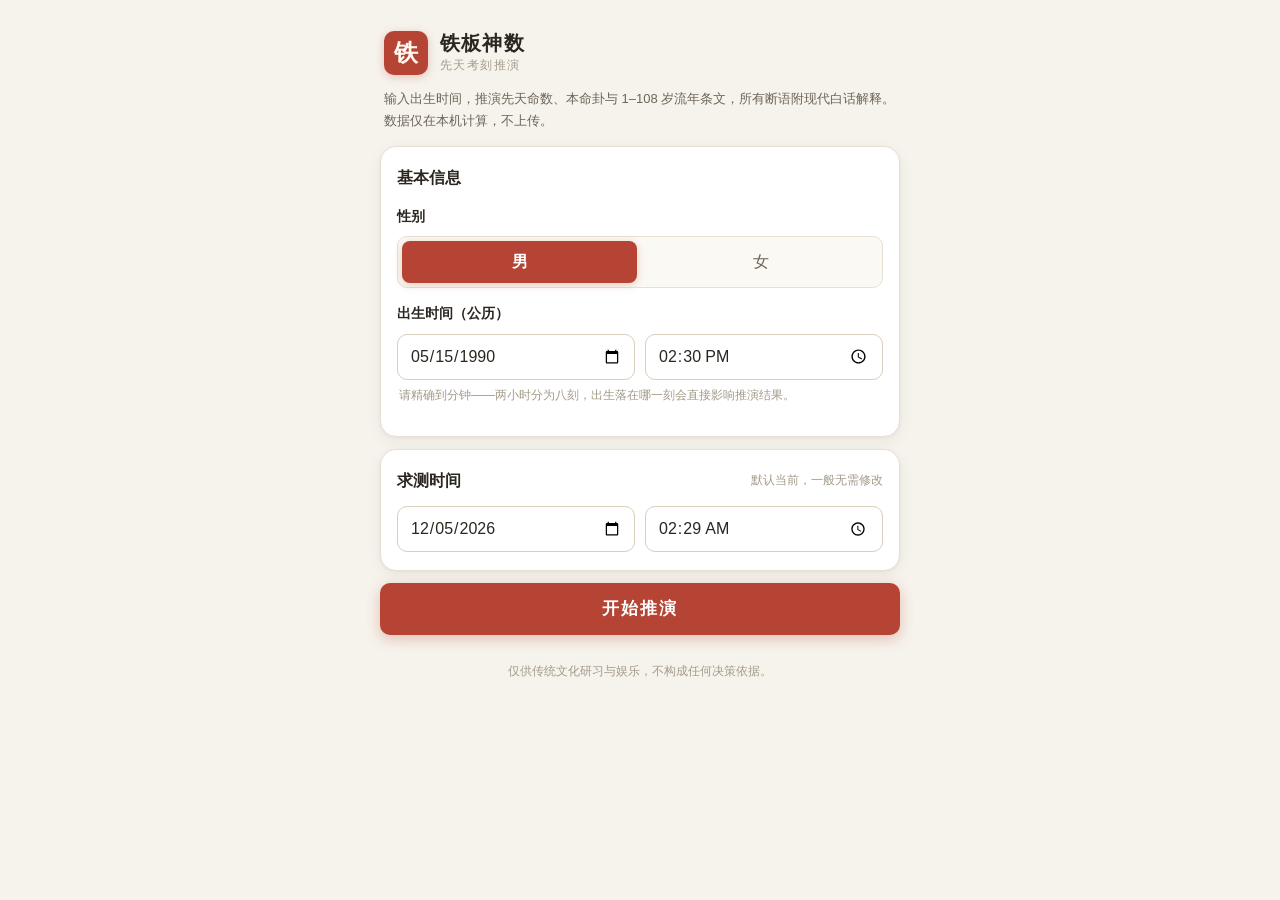
<file: index.html>
<!DOCTYPE html>
<html lang="zh-CN">
<head>
  <meta charset="utf-8">
  <meta name="viewport" content="width=device-width, initial-scale=1, viewport-fit=cover">
  <meta name="theme-color" content="#F6F3EC">
  <link rel="icon" type="image/svg+xml" href="favicon.svg">
  <title>铁板神数 · 先天考刻推演</title>
  <link rel="stylesheet" href="css/app.css">
  <style>
    .intro { font-size: 13px; color: var(--ink-2); line-height: 1.7; margin: 2px 4px 14px; }
    .err {
      display: none; margin: 12px 0 0; padding: 11px 14px; border-radius: var(--radius-sm);
      background: var(--cinnabar-soft); border: 1px solid rgba(181, 68, 52, .35);
      color: var(--cinnabar); font-size: 14px; text-align: center;
    }
    .overlay {
      position: fixed; inset: 0; background: rgba(246, 243, 236, .88); backdrop-filter: blur(3px);
      display: none; align-items: center; justify-content: center; z-index: 20;
    }
    .overlay.is-on { display: flex; }
  </style>
</head>
<body>
  <div class="app">
    <div class="brand">
      <div class="brand__seal">铁</div>
      <div>
        <div class="brand__name">铁板神数</div>
        <div class="brand__tag">先天考刻推演</div>
      </div>
    </div>
    <p class="intro">输入出生时间，推演先天命数、本命卦与 1–108 岁流年条文，所有断语附现代白话解释。数据仅在本机计算，不上传。</p>

    <form id="mainForm" novalidate>
      <div class="card">
        <div class="card__title">基本信息</div>

        <div class="field">
          <label class="field__label">性别</label>
          <div class="segmented" id="genderSeg" role="group" aria-label="性别">
            <button type="button" class="segmented__opt is-active" data-gender="男">男</button>
            <button type="button" class="segmented__opt" data-gender="女">女</button>
          </div>
        </div>

        <div class="field">
          <label class="field__label">出生时间（公历）</label>
          <div class="field__row">
            <input class="input" type="date" id="birthDate" min="1864-01-01" max="2043-12-31" required>
            <input class="input" type="time" id="birthTime" required>
          </div>
          <p class="field__hint">请精确到分钟——两小时分为八刻，出生落在哪一刻会直接影响推演结果。</p>
        </div>
      </div>

      <div class="card">
        <div class="card__title">求测时间 <small>默认当前，一般无需修改</small></div>
        <div class="field__row">
          <input class="input" type="date" id="queryDate" required>
          <input class="input" type="time" id="queryTime" required>
        </div>
      </div>

      <button class="btn btn--primary" type="submit">开始推演</button>
      <div class="err" id="err"></div>
    </form>

    <div class="foot">仅供传统文化研习与娱乐，不构成任何决策依据。</div>
  </div>

  <div class="overlay" id="overlay">
    <div class="loading">
      <div class="spinner"></div>
      <div>正在推演…</div>
    </div>
  </div>

  <script src="js/lunar.js"></script>
  <script src="js/db-data.js"></script>
  <script src="js/tieban.js"></script>
  <script>
    var selectedGender = "男";
    function pad2(n) { return (n < 10 ? "0" : "") + n; }
    function $(id) { return document.getElementById(id); }

    $("genderSeg").addEventListener("click", function (e) {
      var b = e.target.closest(".segmented__opt");
      if (!b) return;
      selectedGender = b.dataset.gender;
      this.querySelectorAll(".segmented__opt").forEach(function (o) { o.classList.toggle("is-active", o === b); });
    });

    (function initDefaults() {
      var now = new Date();
      $("birthDate").value = "1990-05-15";
      $("birthTime").value = "14:30";
      $("queryDate").value = now.getFullYear() + "-" + pad2(now.getMonth() + 1) + "-" + pad2(now.getDate());
      $("queryTime").value = pad2(now.getHours()) + ":" + pad2(now.getMinutes());
      restoreForm();
    })();

    function restoreForm() {
      try {
        var saved = JSON.parse(localStorage.getItem("tiebanshushu_form") || "null");
        if (!saved) return;
        if (saved.gender) {
          selectedGender = saved.gender;
          $("genderSeg").querySelectorAll(".segmented__opt").forEach(function (o) {
            o.classList.toggle("is-active", o.dataset.gender === saved.gender);
          });
        }
        if (saved.birth) {
          $("birthDate").value = saved.birth.year + "-" + pad2(saved.birth.month) + "-" + pad2(saved.birth.day);
          $("birthTime").value = pad2(saved.birth.hour) + ":" + pad2(saved.birth.minute);
        }
        if (saved.query) {
          $("queryDate").value = saved.query.year + "-" + pad2(saved.query.month) + "-" + pad2(saved.query.day);
          $("queryTime").value = pad2(saved.query.hour) + ":" + pad2(saved.query.minute);
        }
      } catch (e) { /* ignore */ }
    }

    function parseDT(dateVal, timeVal) {
      if (!dateVal || !timeVal) return null;
      var d = dateVal.split("-"), t = timeVal.split(":");
      return { year: +d[0], month: +d[1], day: +d[2], hour: +t[0], minute: +t[1] };
    }

    function showErr(msg) {
      var e = $("err"); e.textContent = msg; e.style.display = "block";
      setTimeout(function () { e.style.display = "none"; }, 5000);
    }

    var submitting = false;
    $("mainForm").addEventListener("submit", function (e) {
      e.preventDefault();
      if (submitting) return;
      var birth = parseDT($("birthDate").value, $("birthTime").value);
      var query = parseDT($("queryDate").value, $("queryTime").value);
      if (!birth) { showErr("请填写完整的出生日期与时间"); return; }
      if (!query) { showErr("请填写完整的求测日期与时间"); return; }

      submitting = true;
      $("overlay").classList.add("is-on");
      try {
        var formData = { gender: selectedGender, birth: birth, query: query };
        var res = window.calculateTieban(formData);
        if (!res || !res.success) throw new Error((res && res.error) || "计算失败");
        localStorage.setItem("tiebanshushu_form", JSON.stringify(formData));
        localStorage.setItem("tiebanshushu_result", JSON.stringify(res));
        setTimeout(function () { location.href = "result.html"; }, 120);
      } catch (err) {
        submitting = false;
        $("overlay").classList.remove("is-on");
        showErr("排盘失败：" + (err && err.message ? err.message : err));
      }
    });
  </script>
</body>
</html>
</file>
<file: css/app.css>
/* ============================================================
   铁板神数 · 纸墨设计系统 v2（浅色 · 移动优先）
   暖纸底 + 白卡片 + 墨字 + 朱砂点缀；系统无衬线字体
   浅色主题下原生日期/时间控件表现自然，规避深色主题的控件冲突
   ============================================================ */

:root {
  /* 纸与墨 */
  --paper: #F6F3EC;          /* 页面底 */
  --card: #FFFFFF;           /* 卡片 */
  --card-soft: #FBF9F4;      /* 次级底（表格头/嵌套块） */
  --ink: #2B2620;            /* 主文字 */
  --ink-2: #6E6558;          /* 次要文字 */
  --ink-3: #A39A88;          /* 弱文字 */
  --line: #E7E1D4;           /* 边线 */
  --line-strong: #D8CFBC;
  /* 朱砂（唯一强调色） */
  --cinnabar: #B54434;
  --cinnabar-deep: #96382B;
  --cinnabar-soft: #F9ECE8;  /* 朱砂淡底 */
  /* 语义 */
  --jade: #3E7D54;           /* 白话/释义 */
  --jade-soft: #EEF5EF;
  /* 尺寸 */
  --radius: 16px;
  --radius-sm: 10px;
  --radius-pill: 999px;
  --shadow: 0 1px 3px rgba(43, 38, 32, .06), 0 4px 16px rgba(43, 38, 32, .05);
  --tap: 46px;
  --maxw: 560px;
  --font: -apple-system, BlinkMacSystemFont, "PingFang SC", "Noto Sans SC", "Microsoft YaHei", "Hiragino Sans GB", sans-serif;
}

* { box-sizing: border-box; -webkit-tap-highlight-color: transparent; }
html { -webkit-text-size-adjust: 100%; }

body {
  margin: 0;
  font-family: var(--font);
  font-size: 16px;
  line-height: 1.65;
  color: var(--ink);
  background: var(--paper);
  min-height: 100vh;
  -webkit-font-smoothing: antialiased;
}

.app {
  width: 100%;
  max-width: var(--maxw);
  margin: 0 auto;
  padding: 12px 14px calc(40px + env(safe-area-inset-bottom));
}

/* ---------- 品牌头：朱印 + 名 ---------- */
.brand { display: flex; align-items: center; gap: 12px; padding: 14px 4px 10px; }
.brand__seal {
  width: 44px; height: 44px; flex: 0 0 auto;
  display: flex; align-items: center; justify-content: center;
  background: var(--cinnabar); color: #FFF7F0;
  border-radius: 10px; font-size: 24px; font-weight: 700;
  box-shadow: 0 2px 8px rgba(181, 68, 52, .28);
}
.brand__name { font-size: 20px; font-weight: 700; letter-spacing: .06em; line-height: 1.3; }
.brand__tag { font-size: 12px; color: var(--ink-3); letter-spacing: .12em; }

/* ---------- 卡片 ---------- */
.card {
  background: var(--card);
  border: 1px solid var(--line);
  border-radius: var(--radius);
  box-shadow: var(--shadow);
  padding: 18px 16px;
  margin: 12px 0;
}
.card__title {
  display: flex; align-items: center; justify-content: space-between; gap: 8px;
  font-size: 16px; font-weight: 700; margin: 0 0 12px;
}
.card__title small { font-size: 12px; font-weight: 400; color: var(--ink-3); }

/* ---------- 吸顶锚点导航 ---------- */
.nav {
  position: sticky; top: 0; z-index: 10;
  margin: 0 -14px; padding: 8px 14px;
  background: rgba(246, 243, 236, .92);
  backdrop-filter: blur(8px);
  border-bottom: 1px solid var(--line);
  display: flex; gap: 8px; overflow-x: auto;
  -webkit-overflow-scrolling: touch;
  scrollbar-width: none;
}
.nav::-webkit-scrollbar { display: none; }
.nav__chip {
  flex: 0 0 auto; min-height: 36px; padding: 0 14px;
  display: flex; align-items: center;
  border-radius: var(--radius-pill);
  font-size: 14px; color: var(--ink-2);
  background: var(--card); border: 1px solid var(--line);
  cursor: pointer; white-space: nowrap; text-decoration: none;
}
.nav__chip.is-active { color: #fff; background: var(--cinnabar); border-color: var(--cinnabar); font-weight: 600; }

/* ---------- Hero（命盘核心） ---------- */
.hero {
  background: linear-gradient(160deg, #FFFDFA, #FBF6EE);
  border: 1px solid var(--line-strong);
  border-radius: var(--radius);
  box-shadow: var(--shadow);
  padding: 20px 16px;
  margin: 12px 0;
  text-align: center;
}
.hero__label { font-size: 13px; color: var(--ink-3); letter-spacing: .2em; }
.hero__gua { font-size: 44px; font-weight: 700; color: var(--cinnabar); line-height: 1.25; margin: 2px 0; }
.hero__line { font-size: 14px; color: var(--ink-2); margin-top: 4px; }
.hero__chips { display: flex; justify-content: center; flex-wrap: wrap; gap: 8px; margin-top: 12px; }

/* ---------- 表单 ---------- */
.field { margin: 14px 0; }
.field__label { display: block; font-size: 14px; font-weight: 600; color: var(--ink); margin: 0 0 8px; }
.field__hint { font-size: 12px; color: var(--ink-3); margin: 6px 2px 0; line-height: 1.5; }
.input {
  width: 100%; min-height: var(--tap);
  background: var(--card); border: 1.5px solid var(--line-strong);
  border-radius: var(--radius-sm);
  color: var(--ink); font-size: 16px; font-family: var(--font);
  padding: 0 12px;
}
.input:focus { outline: none; border-color: var(--cinnabar); }
.field__row { display: flex; gap: 10px; }
.field__row > * { flex: 1; }

.segmented {
  display: flex; gap: 6px;
  background: var(--card-soft); border: 1px solid var(--line);
  border-radius: var(--radius-sm); padding: 4px;
}
.segmented__opt {
  flex: 1; min-height: 42px;
  display: flex; align-items: center; justify-content: center;
  border-radius: 8px; font-size: 16px; color: var(--ink-2);
  border: none; background: none; cursor: pointer; font-family: var(--font);
}
.segmented__opt.is-active {
  color: #fff; font-weight: 700; background: var(--cinnabar);
  box-shadow: 0 2px 8px rgba(181, 68, 52, .25);
}

/* ---------- 按钮 ---------- */
.btn {
  width: 100%; min-height: 52px;
  border: none; border-radius: var(--radius-sm);
  font-size: 17px; font-weight: 700; letter-spacing: .12em;
  cursor: pointer; font-family: var(--font);
  display: flex; align-items: center; justify-content: center;
}
.btn--primary { color: #fff; background: var(--cinnabar); box-shadow: 0 4px 14px rgba(181, 68, 52, .3); }
.btn--primary:active { background: var(--cinnabar-deep); }
.btn--ghost { color: var(--cinnabar); background: var(--cinnabar-soft); border: 1px solid rgba(181, 68, 52, .25); }
.actions { display: flex; gap: 10px; margin: 16px 0; }
.actions .btn { flex: 1; }

/* ---------- 键值行 ---------- */
.kv { display: flex; justify-content: space-between; gap: 12px; padding: 8px 0; border-bottom: 1px solid var(--line); }
.kv:last-child { border-bottom: none; }
.kv__k { font-size: 13px; color: var(--ink-2); flex-shrink: 0; }
.kv__v { font-size: 14px; text-align: right; word-break: break-all; }

/* ---------- 排盘参数格（可点击看解释） ---------- */
.stat-grid { display: grid; grid-template-columns: repeat(2, 1fr); gap: 8px; }
.stat {
  position: relative;
  background: var(--card-soft); border: 1px solid var(--line);
  border-radius: var(--radius-sm); padding: 10px 12px;
  cursor: pointer; min-height: 64px;
}
.stat--wide { grid-column: 1 / -1; }
.stat.is-active { border-color: var(--cinnabar); background: var(--cinnabar-soft); }
.stat__label { font-size: 12px; color: var(--ink-2); display: flex; align-items: center; gap: 4px; }
.stat__info {
  width: 15px; height: 15px; flex: 0 0 auto;
  display: inline-flex; align-items: center; justify-content: center;
  border-radius: 50%; border: 1px solid var(--ink-3);
  color: var(--ink-3); font-size: 10px; font-style: normal;
}
.stat.is-active .stat__info { border-color: var(--cinnabar); color: var(--cinnabar); }
.stat__value { font-size: 21px; font-weight: 700; margin-top: 2px; }
.stat__value--accent { color: var(--cinnabar); }
.stat__note { font-size: 11px; color: var(--ink-3); margin-top: 2px; }

/* 解释面板（点击参数后展示） */
.explain {
  display: none;
  margin-top: 10px; padding: 12px 14px;
  background: var(--cinnabar-soft);
  border: 1px solid rgba(181, 68, 52, .22);
  border-radius: var(--radius-sm);
  font-size: 13px; line-height: 1.7; color: var(--ink);
}
.explain.is-on { display: block; }
.explain b { color: var(--cinnabar); }

/* ---------- 白话释义（断语下方） ---------- */
.vernacular {
  margin-top: 6px; padding: 7px 10px;
  background: var(--jade-soft); border-radius: 8px;
  font-size: 13px; color: var(--jade); line-height: 1.55;
}
.vernacular::before { content: "白话 · "; font-weight: 700; }

/* ---------- 卦象 ---------- */
.gua { display: flex; align-items: center; justify-content: space-around; text-align: center; gap: 8px; }
.gua__col { flex: 1; }
.gua__glyph { font-size: 34px; line-height: 1.1; color: var(--ink); }
.gua__name { font-size: 18px; font-weight: 700; margin-top: 4px; }
.gua__tag { font-size: 12px; color: var(--ink-3); margin-top: 1px; }
.gua__main .gua__name { font-size: 24px; color: var(--cinnabar); }

/* ---------- 本命条文 ---------- */
.duanyu-item { padding: 12px 0; border-bottom: 1px solid var(--line); }
.duanyu-item:last-child { border-bottom: none; padding-bottom: 2px; }
.duanyu-item__head { display: flex; align-items: baseline; gap: 8px; }
.duanyu-item__cat {
  font-size: 12px; font-weight: 700; color: var(--cinnabar);
  background: var(--cinnabar-soft); border-radius: 6px; padding: 1px 8px;
}
.duanyu-item__num { font-size: 12px; color: var(--ink-3); }
.duanyu-item__text { font-size: 15px; margin-top: 5px; }

/* ---------- 流年 ---------- */
.range-tabs { display: flex; gap: 8px; overflow-x: auto; padding: 2px 0 10px; scrollbar-width: none; }
.range-tabs::-webkit-scrollbar { display: none; }
.range-tab {
  flex: 0 0 auto; min-height: 38px; padding: 0 15px;
  display: flex; align-items: center; border-radius: var(--radius-pill);
  font-size: 14px; color: var(--ink-2); background: var(--card);
  border: 1px solid var(--line); cursor: pointer; white-space: nowrap;
}
.range-tab.is-active { color: #fff; background: var(--cinnabar); border-color: var(--cinnabar); font-weight: 600; }

.year-list { display: flex; flex-direction: column; gap: 8px; }
.year-card { background: var(--card); border: 1px solid var(--line); border-radius: var(--radius-sm); box-shadow: var(--shadow); overflow: hidden; }
.year-card__summary { display: flex; align-items: center; gap: 10px; padding: 12px; min-height: var(--tap); cursor: pointer; }
.year-card__age { flex: 0 0 auto; text-align: center; min-width: 46px; }
.year-card__age b { display: block; font-size: 18px; color: var(--cinnabar); }
.year-card__age span { display: block; font-size: 11px; color: var(--ink-3); }
.year-card__gz { flex: 0 0 auto; font-size: 15px; font-weight: 600; color: var(--ink-2); }
.year-card__lead { flex: 1; min-width: 0; font-size: 13px; color: var(--ink-2); line-height: 1.5; }
.year-card__chev { flex: 0 0 auto; color: var(--ink-3); font-size: 12px; transition: transform .18s; }
.year-card.is-open { border-color: var(--line-strong); }
.year-card.is-open .year-card__chev { transform: rotate(180deg); }
.year-card__detail { display: none; padding: 0 12px 12px; }
.year-card.is-open .year-card__detail { display: block; }

/* 展开内条文块 */
.tw { padding: 10px 0; border-top: 1px solid var(--line); }
.tw__label { font-size: 12px; font-weight: 700; color: var(--ink-2); }
.tw__num { font-size: 12px; color: var(--ink-3); margin-left: 6px; font-weight: 400; }
.tw__text { font-size: 14px; margin-top: 3px; }
.tw--main {
  background: var(--cinnabar-soft);
  border: 1px solid rgba(181, 68, 52, .22); border-top: 1px solid rgba(181, 68, 52, .22);
  border-radius: var(--radius-sm); padding: 10px 12px; margin: 8px 0;
}
.tw--main .tw__label { color: var(--cinnabar); }
.tw__badge {
  display: inline-block; font-size: 10px; color: #fff;
  background: var(--cinnabar); border-radius: var(--radius-pill);
  padding: 1px 8px; margin-left: 6px; font-weight: 700; letter-spacing: .06em;
}
.tw__meta { display: flex; flex-wrap: wrap; gap: 6px; margin-top: 8px; }
.chip { font-size: 12px; color: var(--ink-2); background: var(--card-soft); border: 1px solid var(--line); border-radius: var(--radius-pill); padding: 2px 10px; }

/* 引导框（怎么看） */
.howto {
  background: var(--card-soft); border: 1px dashed var(--line-strong);
  border-radius: var(--radius-sm); padding: 12px 14px; margin: 10px 0;
  font-size: 13px; color: var(--ink-2); line-height: 1.7;
}
.howto b { color: var(--cinnabar); }

/* ---------- 杂项 ---------- */
.loading { text-align: center; padding: 70px 20px; color: var(--ink-2); }
.spinner {
  width: 32px; height: 32px; margin: 0 auto 14px; border-radius: 50%;
  border: 3px solid var(--line); border-top-color: var(--cinnabar);
  animation: spin .8s linear infinite;
}
@keyframes spin { to { transform: rotate(360deg); } }
.foot { text-align: center; color: var(--ink-3); font-size: 12px; padding: 26px 10px 0; line-height: 1.7; }

@media (min-width: 560px) {
  .app { padding: 16px 20px 48px; }
}
</file>
